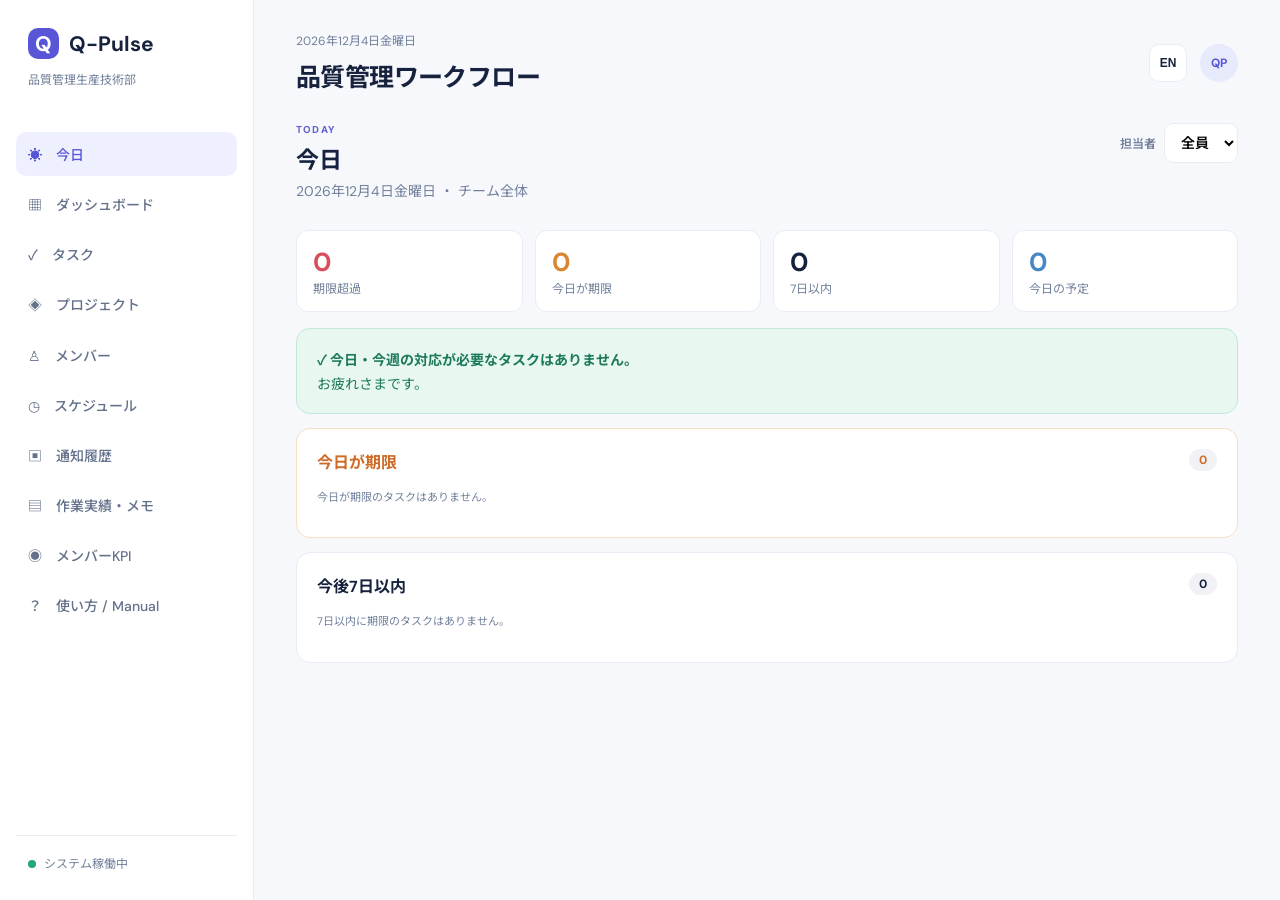
<file: index.html>
<!doctype html>
<html lang="ja"><head><meta charset="utf-8"><meta name="viewport" content="width=device-width,initial-scale=1">
<title>Q-Pulse | 品質管理生産技術部</title><link rel="preconnect" href="https://fonts.googleapis.com"><link rel="preconnect" href="https://fonts.gstatic.com" crossorigin><link href="https://fonts.googleapis.com/css2?family=DM+Sans:wght@400;500;600;700&family=Noto+Sans+JP:wght@400;500;600;700&display=swap" rel="stylesheet"><link rel="stylesheet" href="styles.css?v=workflow20261012"></head>
<body><aside class="sidebar"><div class="brand"><span class="brand-mark">Q</span><span>Q-Pulse</span></div><p class="dept">品質管理生産技術部</p><nav>
<button class="nav-item active" data-view="mytoday">☀　今日</button><button class="nav-item" data-view="dashboard">▦　ダッシュボード</button><button class="nav-item" data-view="tasks">✓　タスク</button><button class="nav-item" data-view="projects">◈　プロジェクト</button><button class="nav-item" data-view="members">♙　メンバー</button><button class="nav-item" data-view="schedule">◷　スケジュール</button><button class="nav-item" data-view="alerts">▣　通知履歴</button><button class="nav-item" data-view="reports">▤　作業実績・メモ</button><button class="nav-item" data-view="kpi">◉　メンバーKPI</button><button class="nav-item" id="openManual" type="button">？　使い方 / Manual</button></nav><div class="sidebar-bottom"><span class="online-dot"></span>システム稼働中</div></aside>
<main><header><div><p class="eyebrow" id="today"></p><h1>品質管理ワークフロー</h1></div><div class="header-actions"><button class="language" id="languageToggle" type="button">EN</button><div class="avatar">QP</div></div></header>
<section id="mytoday" class="view active"><div class="view-title"><div><span class="section-kicker">TODAY</span><h2>今日</h2><p id="todayDate"></p></div><div class="today-picker"><label for="todayPerson">担当者</label><select id="todayPerson"></select></div></div><div id="todayStats" class="today-stats"></div><div id="todayBody"></div></section>
<section id="dashboard" class="view"><div class="hero"><div><span class="pill">本日の重点項目</span><h2>品質を守り、改善を前へ。</h2><p>優先度・期限・作業負荷を一画面で確認できます。</p></div><div><button class="secondary" type="button" data-direct-new="task" onclick="window.openQpForm && window.openQpForm('task')">＋ 新規タスク</button> <button class="primary" data-new="emergency">⚠ 緊急対応</button></div></div>
<div id="alertPanel"></div><div class="metrics"><article><div class="metric-top">未完了タスク <span class="metric-icon indigo">✓</span></div><strong id="openTaskCount">0</strong><small>現在対応中の作業</small></article><article><div class="metric-top">今週の期限 <span class="metric-icon orange">◷</span></div><strong id="dueCount">0</strong><small class="orange-text">期限を確認</small></article><article><div class="metric-top">プロジェクト健全性 <span class="metric-icon green">↗</span></div><strong>要確認</strong><small>「要注意」を優先確認</small></article><article><div class="metric-top">メンバー <span class="metric-icon blue">♙</span></div><strong id="memberCount">—</strong><small>稼働中メンバー</small></article></div>
<div class="dashboard-grid"><article class="panel task-panel"><div class="panel-head"><div><h3>優先タスク</h3><p>今日の優先順位</p></div><button class="text-btn" data-view="tasks">すべて見る</button></div><div id="priorityTaskList" class="task-list"></div></article><article class="panel heatmap-panel"><div class="panel-head"><div><h3>作業負荷ヒートマップ</h3><p>予定工数 / 週の容量</p></div></div><div id="heatmap" class="heatmap"></div><div class="legend"><span>低</span><i class="l1"></i><i class="l2"></i><i class="l3"></i><i class="l4"></i><span>高</span></div></article><article class="panel workload-panel"><div class="panel-head"><div><h3>メンバー別作業負荷</h3><p>未完了タスクの予定工数 / 週の容量</p></div><button class="text-btn" id="downloadWorkload">↓ CSV</button></div><div id="workloadList" class="workload-list"></div></article><article class="panel project-panel"><div class="panel-head"><div><h3>プロジェクト進捗</h3><p>期限とリスクの確認</p></div><button class="text-btn" data-view="projects">すべて見る</button></div><div id="projectList"></div></article><article class="panel report-panel"><div class="panel-head"><div><h3>進捗メモ</h3><p>必要な時だけ記録</p></div></div><p class="muted">毎日提出は不要です。実績工数と作業内容を、必要な時だけ記録できます。</p><button class="primary small" id="saveReport">＋ 実績を記録</button></article></div></section>
<section id="tasks" class="view"><div class="view-title"><div><h2>タスク</h2><p>通常作業と緊急対応を一元管理</p></div><button class="primary" type="button" data-direct-new="task" onclick="window.openQpForm && window.openQpForm('task')">＋ 新規タスク</button></div><div class="filter-row"><input id="taskSearch" placeholder="タスクを検索"><select id="statusFilter"><option value="">すべての状態</option><option value="Not Started">未着手</option><option value="In Progress">進行中</option><option value="Done">完了</option></select></div><div class="panel table-wrap"><table><thead><tr><th>タスク名</th><th>プロジェクト</th><th>PIC</th><th>期限 / 工数</th><th>優先度</th><th>状態</th><th>操作</th></tr></thead><tbody id="taskTable"></tbody></table></div></section>
<section id="projects" class="view"><div class="view-title"><div><h2>プロジェクト</h2><p>改善活動・新規立上げの進捗</p></div><div class="report-actions"><button class="secondary small" id="projectReportBtn" type="button">↓ 報告CSV</button><button class="secondary small" data-print type="button">🖨 印刷 / PDF</button><button class="primary" data-new="project">＋ 新規プロジェクト</button></div></div><div id="projectCards" class="project-cards"></div></section>
<section id="members" class="view"><div class="view-title"><div><h2>メンバー</h2><p>役割、週の容量、作業負荷を管理</p></div><button class="primary" data-new="member">＋ メンバー追加</button></div><div class="panel table-wrap"><table><thead><tr><th>氏名 / メール</th><th>役割</th><th>週の容量</th><th>予定工数</th><th>負荷</th><th>操作</th></tr></thead><tbody id="memberTable"></tbody></table></div></section>
<section id="schedule" class="view"><div class="view-title"><div><h2>スケジュール</h2><p>タスク期限・プロジェクト期限・予定を月表示で確認（日付をクリックで詳細）</p></div><div class="report-actions"><button class="primary" type="button" data-add-event>＋ 予定を追加</button></div></div><article class="panel cal-panel"><div class="cal-head"><button type="button" id="calPrev" aria-label="前の月">‹</button><h3 id="calTitle"></h3><button type="button" id="calNext" aria-label="次の月">›</button><button class="secondary small" type="button" id="calToday">今日</button><div class="cal-filters"><label><input type="checkbox" data-calf="event" checked> 予定</label><label><input type="checkbox" data-calf="task" checked> タスク期限</label><label><input type="checkbox" data-calf="project" checked> プロジェクト期限</label></div></div><div class="cal-week"><span>日</span><span>月</span><span>火</span><span>水</span><span>木</span><span>金</span><span>土</span></div><div id="calGrid" class="cal-grid"></div></article></section>
<section id="alerts" class="view"><div class="view-title"><div><h2>通知履歴</h2><p>最新50件の送信結果を確認できます。</p></div></div><div class="panel table-wrap"><table><thead><tr><th>日時</th><th>種類</th><th>対象</th><th>送信先</th><th>結果</th><th>内容</th></tr></thead><tbody id="alertTable"></tbody></table></div></section><section id="reports" class="view"><div class="view-title"><div><span class="section-kicker">OPTIONAL UPDATE</span><h2>作業実績・メモ</h2><p>重要な進捗・問題・判断だけを、必要な時に残します。</p></div><div class="report-actions"><button class="secondary small" id="downloadReport">↓ CSVダウンロード</button><button class="primary" data-new="report">＋ 実績を記録</button></div></div><div class="report-brief"><div><b>毎日提出は不要です</b><span>作業した時、または進捗・リスクが変わった時だけ記録してください。</span></div><button class="soft-btn" data-view="kpi">メンバーKPIを見る　→</button></div><article class="panel table-wrap report-table"><table><thead><tr><th>作業日</th><th>担当者</th><th>関連タスク</th><th>実績工数</th><th>作業内容・問題</th></tr></thead><tbody id="reportTable"></tbody></table></article></section>
<section id="kpi" class="view"><div class="view-title"><div><span class="section-kicker">TEAM PERFORMANCE</span><h2>メンバーKPI</h2><p>量だけでなく、期限・進捗・品質改善をバランスよく確認します。</p></div><div class="report-actions"><button class="secondary small" id="memberReportBtn" type="button">↓ メンバー報告CSV</button><button class="secondary small" data-print type="button">🖨 印刷 / PDF</button><button class="primary" data-new="report">＋ 実績を記録</button></div></div><div class="kpi-note"><span>◎</span><p><b>評価の見方：</b>完了数だけで判断せず、期限遵守・対応した問題・プロジェクトへの貢献を合わせて確認します。</p></div><div id="kpiCards" class="kpi-cards"></div></section>
</main>
<dialog id="detailModal" style="width:min(780px,calc(100% - 30px))"><div class="modal-head"><h2 id="detailTitle"></h2><button class="close" type="button" onclick="this.closest('dialog').close()">×</button></div><div id="detailBody" style="padding:6px 22px 22px"></div></dialog><dialog id="entryModal"><form id="entryForm"><div class="modal-head"><h2 id="modalTitle">新規登録</h2><button class="close" type="button" id="cancelBtn">×</button></div><div id="modalFields"></div><div class="modal-actions"><button class="secondary" type="button" id="cancelBtn2">キャンセル</button><button class="primary" type="submit">保存</button></div></form></dialog><div id="toast" role="status"></div><script src="app.js?v=actual20261012"></script></body></html>
</file>
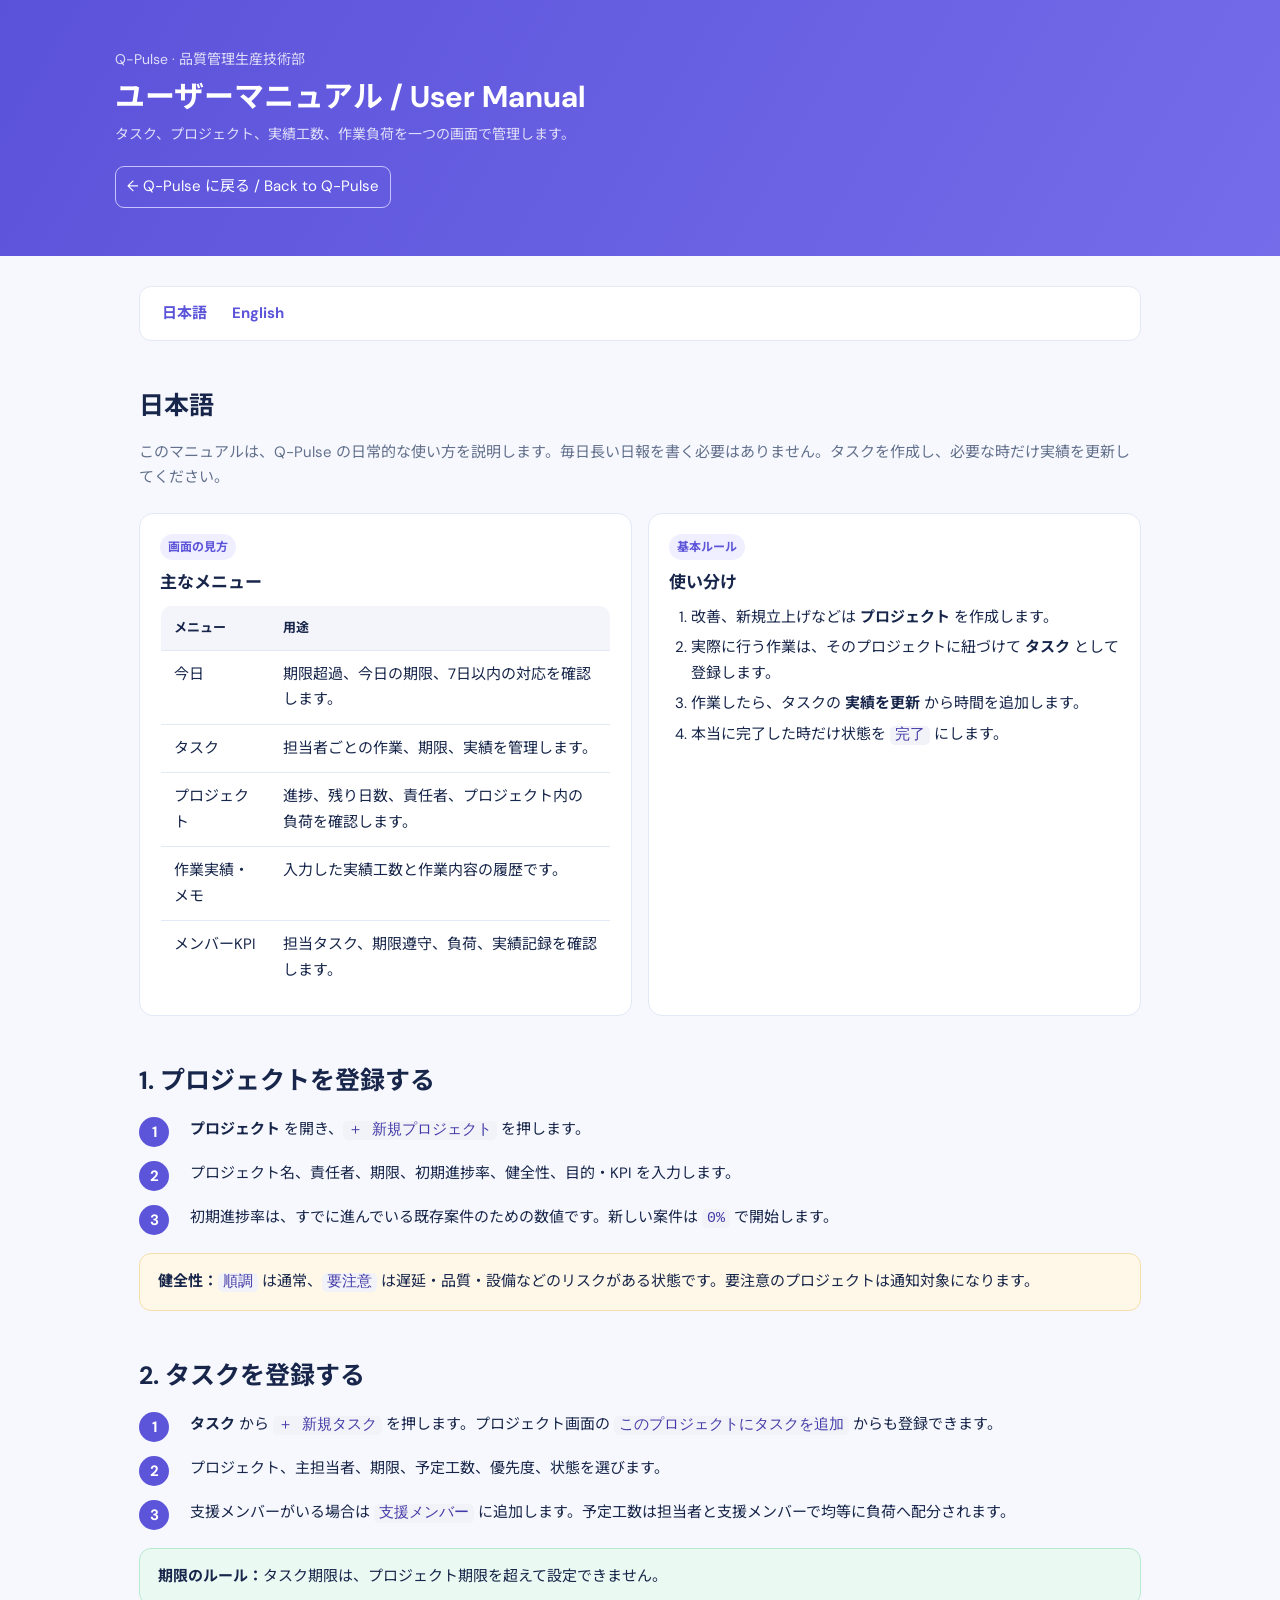
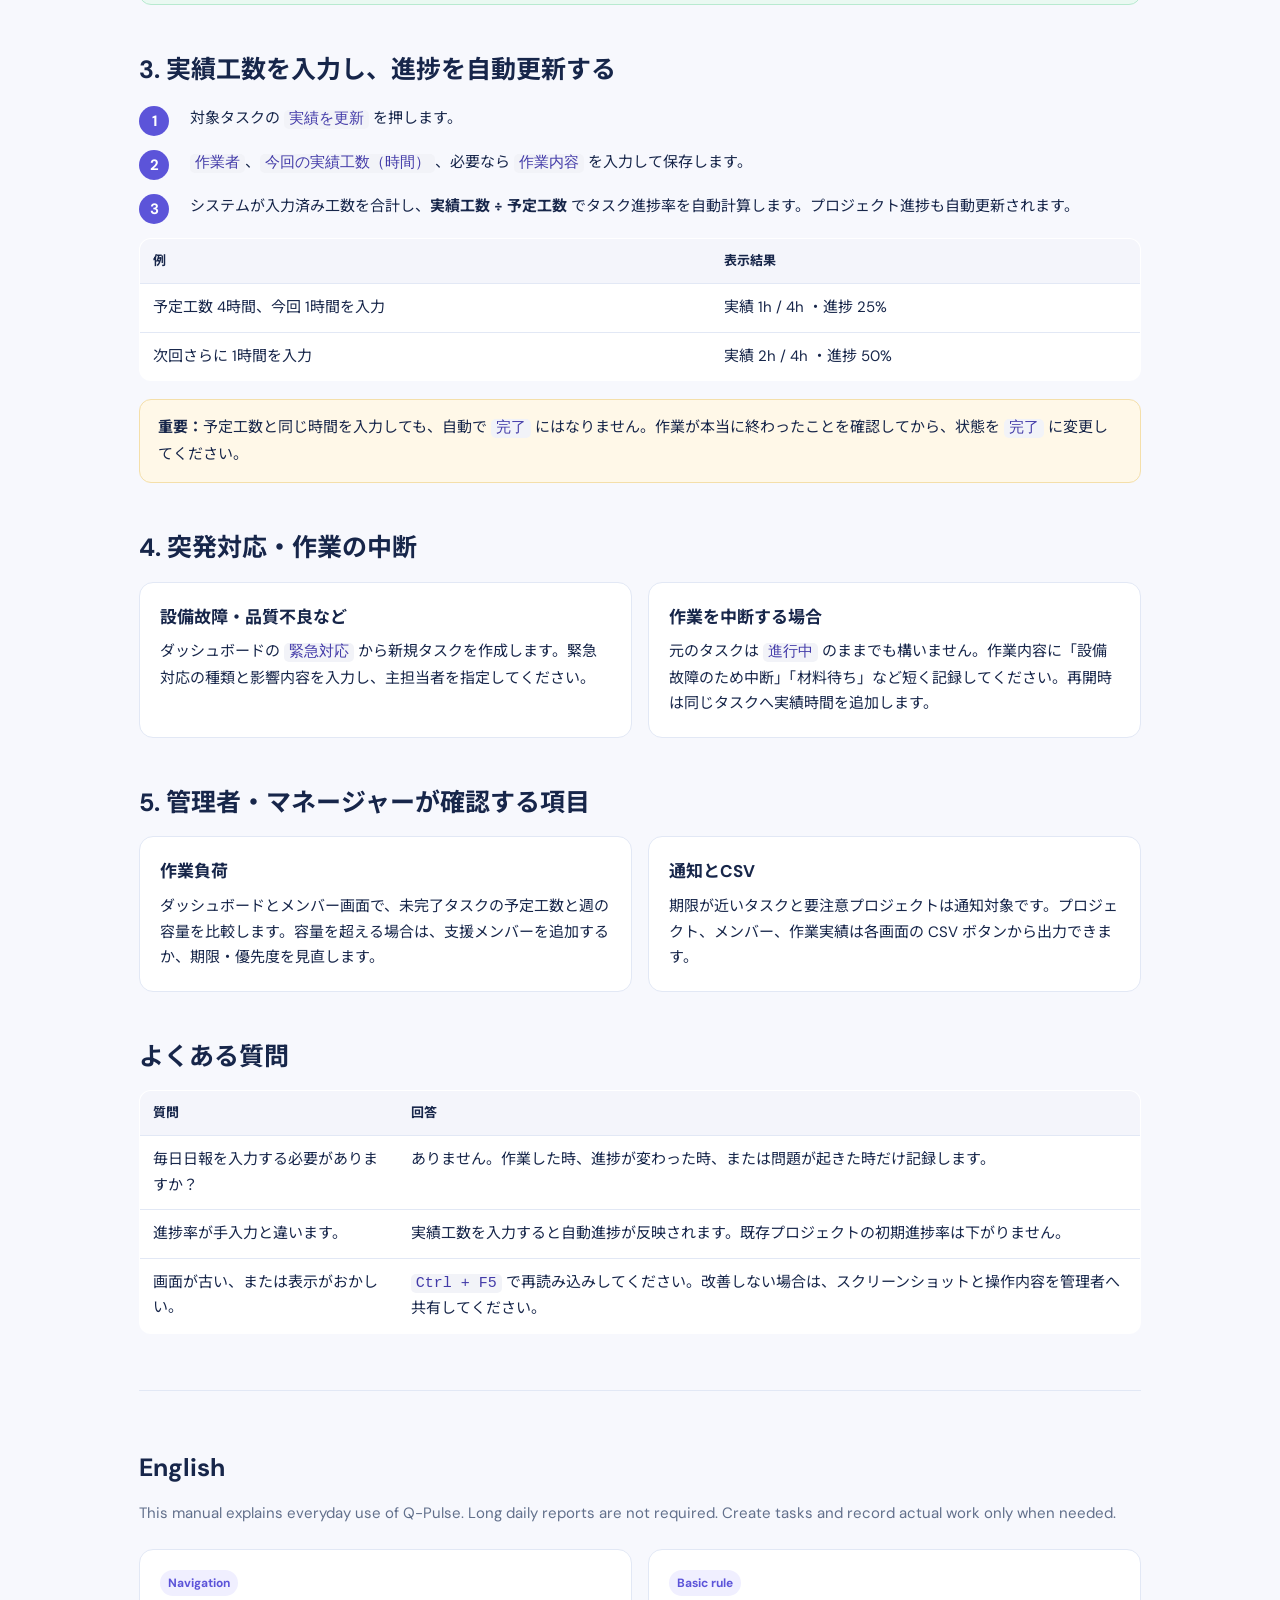
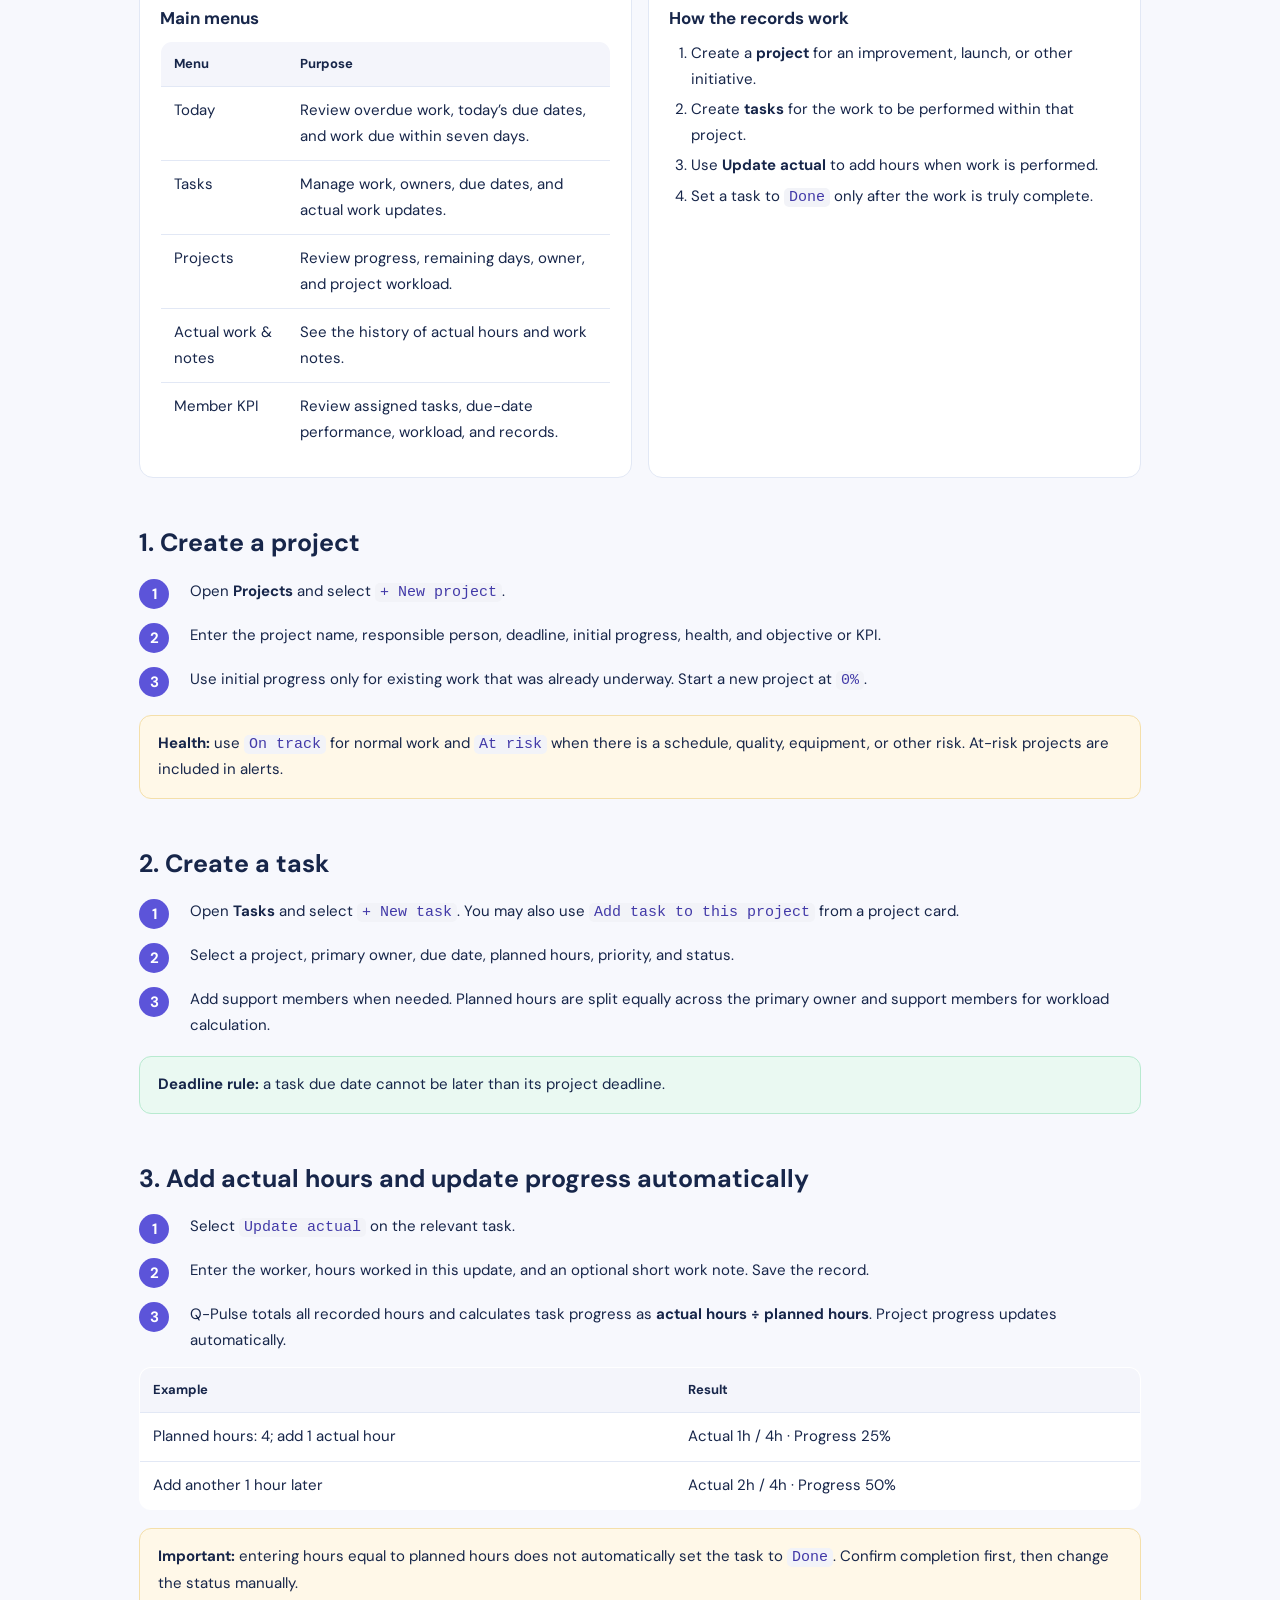
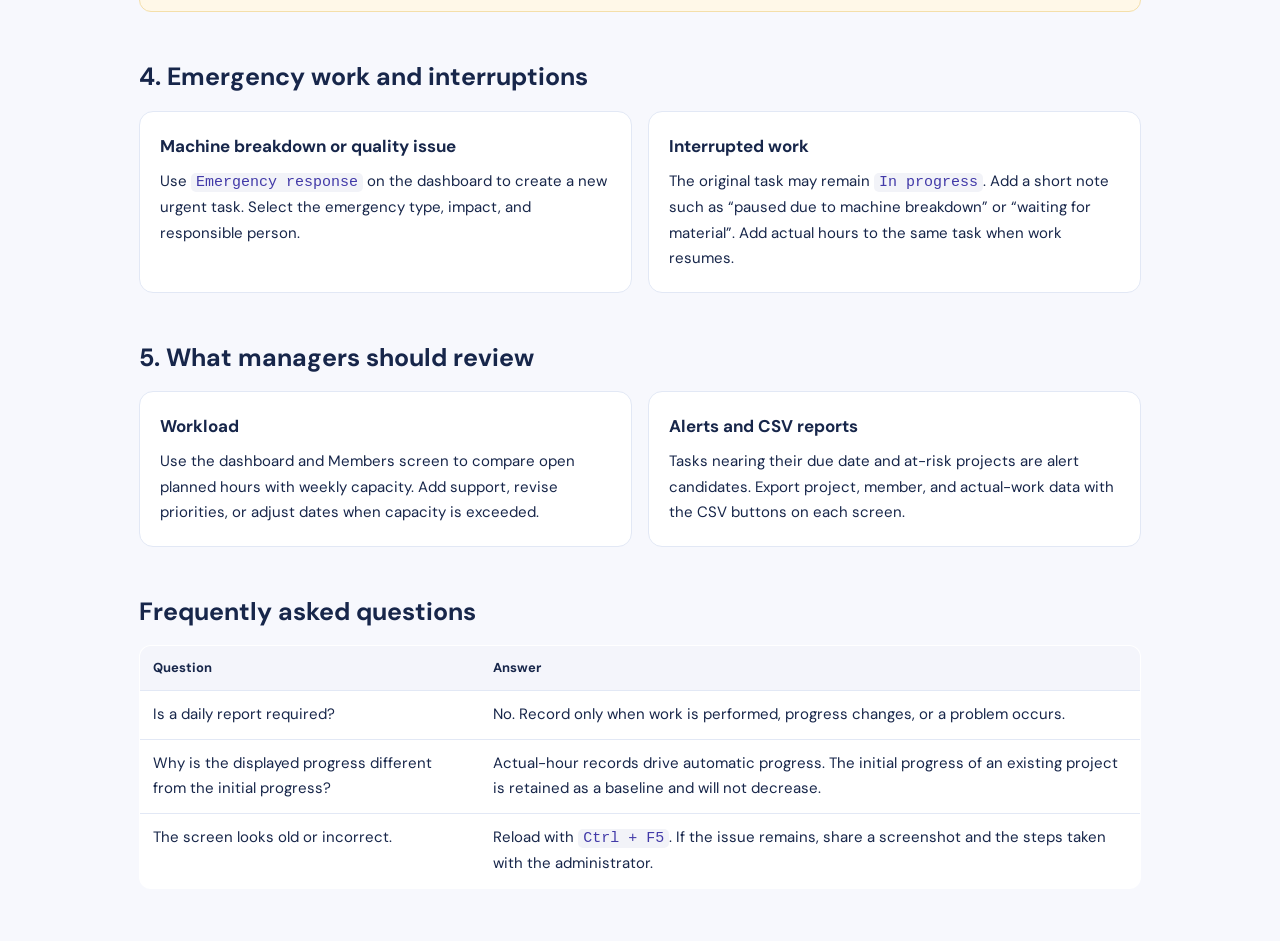
<file: manual.html>
<!doctype html>
<html lang="ja">
<head>
<meta charset="utf-8">
<meta name="viewport" content="width=device-width,initial-scale=1">
<title>Q-Pulse User Manual | ユーザーマニュアル</title>
<link rel="preconnect" href="https://fonts.googleapis.com">
<link rel="preconnect" href="https://fonts.gstatic.com" crossorigin>
<link href="https://fonts.googleapis.com/css2?family=DM+Sans:wght@400;500;600;700&family=Noto+Sans+JP:wght@400;500;600;700&display=swap" rel="stylesheet">
<style>
:root{--ink:#17264a;--muted:#62708c;--line:#e2e8f5;--brand:#5c54d9;--bg:#f7f8fd;--soft:#f0efff;--green:#eaf9f2;--amber:#fff8e8}
*{box-sizing:border-box}body{margin:0;background:var(--bg);color:var(--ink);font:15px/1.7 "DM Sans","Noto Sans JP",sans-serif}header{background:linear-gradient(120deg,#5b52da,#746ce9);color:#fff;padding:48px max(24px,calc((100% - 1050px)/2));}header p{margin:0 0 5px;opacity:.8;font-size:14px}h1{font-size:30px;margin:0 0 6px;line-height:1.35}header a{color:#fff;text-decoration:none;border:1px solid #c7c3ff;border-radius:9px;padding:7px 11px;display:inline-block;margin-top:14px}.wrap{max-width:1050px;margin:0 auto;padding:30px 24px 60px}.switch{position:sticky;top:0;z-index:2;background:#ffffffeb;backdrop-filter:blur(8px);border:1px solid var(--line);border-radius:12px;padding:10px 14px;margin-bottom:24px;display:flex;gap:9px}.switch a{color:var(--brand);font-weight:700;text-decoration:none;padding:4px 8px}.section-title{margin:44px 0 12px;font-size:25px}.lead{color:var(--muted);margin:0 0 22px}.grid{display:grid;grid-template-columns:repeat(2,minmax(0,1fr));gap:16px}.card{background:#fff;border:1px solid var(--line);border-radius:14px;padding:20px}.card h3{font-size:17px;margin:0 0 8px}.card p,.card ol{margin:0}.card ol{padding-left:22px}.card li+li{margin-top:5px}.tag{font-size:12px;font-weight:700;color:var(--brand);background:var(--soft);border-radius:99px;padding:3px 8px;display:inline-block;margin-bottom:8px}.note{background:var(--amber);border:1px solid #f4dfaa;border-radius:12px;padding:15px 18px;margin-top:18px}.ok{background:var(--green);border:1px solid #b8ead0;border-radius:12px;padding:15px 18px;margin-top:18px}.step{display:grid;grid-template-columns:38px 1fr;gap:13px;align-items:start;margin:14px 0}.num{width:30px;height:30px;border-radius:50%;background:var(--brand);color:#fff;text-align:center;line-height:30px;font-weight:700}table{width:100%;border-collapse:collapse;background:#fff;border:1px solid var(--line);border-radius:12px;overflow:hidden}th,td{padding:11px 13px;border-bottom:1px solid var(--line);vertical-align:top;text-align:left}th{background:#f4f5fb;font-size:13px}tr:last-child td{border-bottom:0}code{background:#f2f3f8;border-radius:5px;padding:1px 5px;color:#423aa8}.rule{height:1px;background:var(--line);margin:56px 0}@media(max-width:700px){header{padding:32px 20px}.wrap{padding:20px 15px 45px}.grid{grid-template-columns:1fr}h1{font-size:25px}.section-title{font-size:22px}table{font-size:13px}}
</style>
</head>
<body>
<header>
  <p>Q-Pulse · 品質管理生産技術部</p>
  <h1>ユーザーマニュアル / User Manual</h1>
  <p>タスク、プロジェクト、実績工数、作業負荷を一つの画面で管理します。</p>
  <a href="./index.html">← Q-Pulse に戻る / Back to Q-Pulse</a>
</header>
<main class="wrap">
<nav class="switch"><a href="#ja">日本語</a><a href="#en">English</a></nav>

<section id="ja" lang="ja">
<h2 class="section-title">日本語</h2>
<p class="lead">このマニュアルは、Q-Pulse の日常的な使い方を説明します。毎日長い日報を書く必要はありません。タスクを作成し、必要な時だけ実績を更新してください。</p>
<div class="grid">
<article class="card"><span class="tag">画面の見方</span><h3>主なメニュー</h3><table><tr><th>メニュー</th><th>用途</th></tr><tr><td>今日</td><td>期限超過、今日の期限、7日以内の対応を確認します。</td></tr><tr><td>タスク</td><td>担当者ごとの作業、期限、実績を管理します。</td></tr><tr><td>プロジェクト</td><td>進捗、残り日数、責任者、プロジェクト内の負荷を確認します。</td></tr><tr><td>作業実績・メモ</td><td>入力した実績工数と作業内容の履歴です。</td></tr><tr><td>メンバーKPI</td><td>担当タスク、期限遵守、負荷、実績記録を確認します。</td></tr></table></article>
<article class="card"><span class="tag">基本ルール</span><h3>使い分け</h3><ol><li>改善、新規立上げなどは <b>プロジェクト</b> を作成します。</li><li>実際に行う作業は、そのプロジェクトに紐づけて <b>タスク</b> として登録します。</li><li>作業したら、タスクの <b>実績を更新</b> から時間を追加します。</li><li>本当に完了した時だけ状態を <code>完了</code> にします。</li></ol></article>
</div>

<h3 class="section-title">1. プロジェクトを登録する</h3>
<div class="step"><span class="num">1</span><div><b>プロジェクト</b> を開き、<code>＋ 新規プロジェクト</code> を押します。</div></div>
<div class="step"><span class="num">2</span><div>プロジェクト名、責任者、期限、初期進捗率、健全性、目的・KPI を入力します。</div></div>
<div class="step"><span class="num">3</span><div>初期進捗率は、すでに進んでいる既存案件のための数値です。新しい案件は <code>0%</code> で開始します。</div></div>
<div class="note"><b>健全性：</b><code>順調</code> は通常、<code>要注意</code> は遅延・品質・設備などのリスクがある状態です。要注意のプロジェクトは通知対象になります。</div>

<h3 class="section-title">2. タスクを登録する</h3>
<div class="step"><span class="num">1</span><div><b>タスク</b> から <code>＋ 新規タスク</code> を押します。プロジェクト画面の <code>このプロジェクトにタスクを追加</code> からも登録できます。</div></div>
<div class="step"><span class="num">2</span><div>プロジェクト、主担当者、期限、予定工数、優先度、状態を選びます。</div></div>
<div class="step"><span class="num">3</span><div>支援メンバーがいる場合は <code>支援メンバー</code> に追加します。予定工数は担当者と支援メンバーで均等に負荷へ配分されます。</div></div>
<div class="ok"><b>期限のルール：</b>タスク期限は、プロジェクト期限を超えて設定できません。</div>

<h3 class="section-title">3. 実績工数を入力し、進捗を自動更新する</h3>
<div class="step"><span class="num">1</span><div>対象タスクの <code>実績を更新</code> を押します。</div></div>
<div class="step"><span class="num">2</span><div><code>作業者</code>、<code>今回の実績工数（時間）</code>、必要なら <code>作業内容</code> を入力して保存します。</div></div>
<div class="step"><span class="num">3</span><div>システムが入力済み工数を合計し、<b>実績工数 ÷ 予定工数</b> でタスク進捗率を自動計算します。プロジェクト進捗も自動更新されます。</div></div>
<table><tr><th>例</th><th>表示結果</th></tr><tr><td>予定工数 4時間、今回 1時間を入力</td><td>実績 1h / 4h ・進捗 25%</td></tr><tr><td>次回さらに 1時間を入力</td><td>実績 2h / 4h ・進捗 50%</td></tr></table>
<div class="note"><b>重要：</b>予定工数と同じ時間を入力しても、自動で <code>完了</code> にはなりません。作業が本当に終わったことを確認してから、状態を <code>完了</code> に変更してください。</div>

<h3 class="section-title">4. 突発対応・作業の中断</h3>
<div class="grid"><article class="card"><h3>設備故障・品質不良など</h3><p>ダッシュボードの <code>緊急対応</code> から新規タスクを作成します。緊急対応の種類と影響内容を入力し、主担当者を指定してください。</p></article><article class="card"><h3>作業を中断する場合</h3><p>元のタスクは <code>進行中</code> のままでも構いません。作業内容に「設備故障のため中断」「材料待ち」など短く記録してください。再開時は同じタスクへ実績時間を追加します。</p></article></div>

<h3 class="section-title">5. 管理者・マネージャーが確認する項目</h3>
<div class="grid"><article class="card"><h3>作業負荷</h3><p>ダッシュボードとメンバー画面で、未完了タスクの予定工数と週の容量を比較します。容量を超える場合は、支援メンバーを追加するか、期限・優先度を見直します。</p></article><article class="card"><h3>通知とCSV</h3><p>期限が近いタスクと要注意プロジェクトは通知対象です。プロジェクト、メンバー、作業実績は各画面の CSV ボタンから出力できます。</p></article></div>

<h3 class="section-title">よくある質問</h3>
<table><tr><th>質問</th><th>回答</th></tr><tr><td>毎日日報を入力する必要がありますか？</td><td>ありません。作業した時、進捗が変わった時、または問題が起きた時だけ記録します。</td></tr><tr><td>進捗率が手入力と違います。</td><td>実績工数を入力すると自動進捗が反映されます。既存プロジェクトの初期進捗率は下がりません。</td></tr><tr><td>画面が古い、または表示がおかしい。</td><td><code>Ctrl + F5</code> で再読み込みしてください。改善しない場合は、スクリーンショットと操作内容を管理者へ共有してください。</td></tr></table>
</section>

<div class="rule"></div>

<section id="en" lang="en">
<h2 class="section-title">English</h2>
<p class="lead">This manual explains everyday use of Q-Pulse. Long daily reports are not required. Create tasks and record actual work only when needed.</p>
<div class="grid">
<article class="card"><span class="tag">Navigation</span><h3>Main menus</h3><table><tr><th>Menu</th><th>Purpose</th></tr><tr><td>Today</td><td>Review overdue work, today’s due dates, and work due within seven days.</td></tr><tr><td>Tasks</td><td>Manage work, owners, due dates, and actual work updates.</td></tr><tr><td>Projects</td><td>Review progress, remaining days, owner, and project workload.</td></tr><tr><td>Actual work & notes</td><td>See the history of actual hours and work notes.</td></tr><tr><td>Member KPI</td><td>Review assigned tasks, due-date performance, workload, and records.</td></tr></table></article>
<article class="card"><span class="tag">Basic rule</span><h3>How the records work</h3><ol><li>Create a <b>project</b> for an improvement, launch, or other initiative.</li><li>Create <b>tasks</b> for the work to be performed within that project.</li><li>Use <b>Update actual</b> to add hours when work is performed.</li><li>Set a task to <code>Done</code> only after the work is truly complete.</li></ol></article>
</div>

<h3 class="section-title">1. Create a project</h3>
<div class="step"><span class="num">1</span><div>Open <b>Projects</b> and select <code>+ New project</code>.</div></div>
<div class="step"><span class="num">2</span><div>Enter the project name, responsible person, deadline, initial progress, health, and objective or KPI.</div></div>
<div class="step"><span class="num">3</span><div>Use initial progress only for existing work that was already underway. Start a new project at <code>0%</code>.</div></div>
<div class="note"><b>Health:</b> use <code>On track</code> for normal work and <code>At risk</code> when there is a schedule, quality, equipment, or other risk. At-risk projects are included in alerts.</div>

<h3 class="section-title">2. Create a task</h3>
<div class="step"><span class="num">1</span><div>Open <b>Tasks</b> and select <code>+ New task</code>. You may also use <code>Add task to this project</code> from a project card.</div></div>
<div class="step"><span class="num">2</span><div>Select a project, primary owner, due date, planned hours, priority, and status.</div></div>
<div class="step"><span class="num">3</span><div>Add support members when needed. Planned hours are split equally across the primary owner and support members for workload calculation.</div></div>
<div class="ok"><b>Deadline rule:</b> a task due date cannot be later than its project deadline.</div>

<h3 class="section-title">3. Add actual hours and update progress automatically</h3>
<div class="step"><span class="num">1</span><div>Select <code>Update actual</code> on the relevant task.</div></div>
<div class="step"><span class="num">2</span><div>Enter the worker, hours worked in this update, and an optional short work note. Save the record.</div></div>
<div class="step"><span class="num">3</span><div>Q-Pulse totals all recorded hours and calculates task progress as <b>actual hours ÷ planned hours</b>. Project progress updates automatically.</div></div>
<table><tr><th>Example</th><th>Result</th></tr><tr><td>Planned hours: 4; add 1 actual hour</td><td>Actual 1h / 4h · Progress 25%</td></tr><tr><td>Add another 1 hour later</td><td>Actual 2h / 4h · Progress 50%</td></tr></table>
<div class="note"><b>Important:</b> entering hours equal to planned hours does not automatically set the task to <code>Done</code>. Confirm completion first, then change the status manually.</div>

<h3 class="section-title">4. Emergency work and interruptions</h3>
<div class="grid"><article class="card"><h3>Machine breakdown or quality issue</h3><p>Use <code>Emergency response</code> on the dashboard to create a new urgent task. Select the emergency type, impact, and responsible person.</p></article><article class="card"><h3>Interrupted work</h3><p>The original task may remain <code>In progress</code>. Add a short note such as “paused due to machine breakdown” or “waiting for material”. Add actual hours to the same task when work resumes.</p></article></div>

<h3 class="section-title">5. What managers should review</h3>
<div class="grid"><article class="card"><h3>Workload</h3><p>Use the dashboard and Members screen to compare open planned hours with weekly capacity. Add support, revise priorities, or adjust dates when capacity is exceeded.</p></article><article class="card"><h3>Alerts and CSV reports</h3><p>Tasks nearing their due date and at-risk projects are alert candidates. Export project, member, and actual-work data with the CSV buttons on each screen.</p></article></div>

<h3 class="section-title">Frequently asked questions</h3>
<table><tr><th>Question</th><th>Answer</th></tr><tr><td>Is a daily report required?</td><td>No. Record only when work is performed, progress changes, or a problem occurs.</td></tr><tr><td>Why is the displayed progress different from the initial progress?</td><td>Actual-hour records drive automatic progress. The initial progress of an existing project is retained as a baseline and will not decrease.</td></tr><tr><td>The screen looks old or incorrect.</td><td>Reload with <code>Ctrl + F5</code>. If the issue remains, share a screenshot and the steps taken with the administrator.</td></tr></table>
</section>
</main>
</body>
</html>
</file>
<file: styles.css>
:root{--ink:#17233e;--muted:#71809b;--line:#e8edf5;--bg:#f7f8fc;--indigo:#5856d6;--indigo-soft:#eeefff;--orange:#ef9b4d;--green:#28a77a;--blue:#4f9bdc}*{box-sizing:border-box}body{margin:0;background:var(--bg);color:var(--ink);font-family:"DM Sans","Noto Sans JP",sans-serif;font-size:14px}.sidebar{width:254px;position:fixed;inset:0 auto 0 0;background:#fff;border-right:1px solid var(--line);padding:28px 16px;display:flex;flex-direction:column}.brand{display:flex;align-items:center;gap:10px;font-size:21px;font-weight:700;padding:0 12px}.brand-mark{width:31px;height:31px;display:grid;place-items:center;background:var(--indigo);color:#fff;border-radius:10px;font-weight:700}.dept{color:var(--muted);font-size:12px;margin:12px}.sidebar nav{display:grid;gap:6px;margin-top:30px}.nav-item{border:0;background:transparent;color:#64718b;text-align:left;padding:12px;border-radius:10px;font:inherit;font-weight:500;cursor:pointer;display:flex;gap:14px;align-items:center}.nav-item:hover,.nav-item.active{background:var(--indigo-soft);color:var(--indigo)}.nav-item span:first-child{font-size:18px;width:18px;text-align:center}.sidebar-bottom{margin-top:auto;border-top:1px solid var(--line);padding:18px 12px 0;color:var(--muted);font-size:12px}.online-dot{width:8px;height:8px;border-radius:50%;background:var(--green);display:inline-block;margin-right:8px}main{margin-left:254px;padding:32px 42px 55px;max-width:1640px}header{display:flex;align-items:center;justify-content:space-between;margin-bottom:29px}.eyebrow{color:var(--muted);margin:0 0 6px;font-size:12px}h1{font-size:25px;margin:0;letter-spacing:-.6px}h2{margin:0;font-size:23px;letter-spacing:-.5px}h3{font-size:16px;margin:0}p{line-height:1.6}.header-actions{display:flex;align-items:center;gap:13px}.language,.icon-btn{border:1px solid var(--line);background:#fff;border-radius:10px;height:38px;min-width:38px;color:var(--ink);cursor:pointer}.language{font-size:12px;font-weight:700}.icon-btn{font-size:20px;position:relative}.icon-btn i{position:absolute;background:#fa5f63;width:6px;height:6px;border-radius:50%;right:10px;top:9px}.avatar{height:38px;width:38px;background:#e6eafb;color:var(--indigo);display:grid;place-items:center;border-radius:50%;font-size:12px;font-weight:700}.view{display:none}.view.active{display:block}.hero{min-height:155px;background:linear-gradient(105deg,#4948bf,#6662d9);padding:28px 31px;border-radius:16px;color:#fff;display:flex;justify-content:space-between;align-items:center;margin-bottom:20px;overflow:hidden;position:relative}.hero:after{content:"";position:absolute;width:310px;height:310px;border:50px solid #fff2;border-radius:50%;right:-100px;bottom:-220px}.hero h2{font-size:23px;margin:9px 0 3px}.hero p{margin:0;color:#e6e5ff}.pill{font-size:10px;letter-spacing:1px;font-weight:700;color:var(--indigo);background:var(--indigo-soft);padding:5px 8px;border-radius:5px}.hero .pill{background:#fff2;color:#fff}.primary,.secondary{font:inherit;font-weight:600;border:0;border-radius:9px;padding:11px 16px;cursor:pointer;white-space:nowrap}.primary{background:var(--indigo);color:white}.hero .primary{background:white;color:var(--indigo);z-index:1}.secondary{background:#f1f3f8;color:#44516a}.small{padding:9px 13px;font-size:12px}.metrics{display:grid;grid-template-columns:repeat(4,1fr);gap:16px;margin-bottom:20px}.metrics article,.panel{background:#fff;border:1px solid var(--line);border-radius:14px}.metrics article{padding:17px 19px;min-height:128px}.metric-top{display:flex;align-items:center;justify-content:space-between;color:var(--muted);font-size:12px}.metric-icon{height:28px;width:28px;border-radius:8px;display:grid;place-items:center;font-weight:700}.metric-icon.indigo{background:var(--indigo-soft);color:var(--indigo)}.metric-icon.orange{background:#fff1e3;color:var(--orange)}.metric-icon.green{background:#e8f8f1;color:var(--green)}.metric-icon.blue{background:#e8f4ff;color:var(--blue)}.metrics strong{font-size:28px;display:block;margin:13px 0 5px}.metrics small{color:var(--muted);font-size:11px}.metrics b{color:var(--green)}.orange-text{color:var(--orange)!important}.green-text{color:var(--green)!important}.dashboard-grid{display:grid;grid-template-columns:1.1fr .9fr;gap:20px}.panel{padding:20px}.panel-head{display:flex;justify-content:space-between;align-items:flex-start;margin-bottom:16px}.panel-head p{margin:3px 0 0;color:var(--muted);font-size:12px}.text-btn{border:0;background:transparent;color:var(--indigo);font:inherit;font-size:12px;font-weight:600;cursor:pointer}.task-list{display:grid;gap:7px}.task-row{display:grid;grid-template-columns:7px 1fr auto;gap:11px;align-items:center;padding:10px 0;border-bottom:1px solid #f0f2f7}.task-row:last-child{border:0}.task-bar{height:30px;border-radius:4px;background:var(--orange)}.task-bar.high{background:#e65d69}.task-row strong{display:block;font-size:13px;font-weight:600}.task-row small{color:var(--muted);font-size:11px}.badge{font-size:10px;padding:4px 7px;border-radius:5px;font-weight:600}.badge.high{background:#fff0f1;color:#d94e5d}.badge.medium{background:#fff5e8;color:#d9862f}.badge.low{background:#e8f8f1;color:#248d69}.heatmap{display:grid;grid-template-columns:82px repeat(5,1fr);gap:8px;align-items:center;font-size:11px}.heatmap span{color:var(--muted)}.heatmap i{height:26px;border-radius:5px;background:#edf0f8}.heatmap i.l1{background:#e7e8fb}.heatmap i.l2{background:#c7c7f5}.heatmap i.l3{background:#938fe9}.heatmap i.l4{background:#5a58cf}.legend{margin-top:16px;display:flex;justify-content:flex-end;gap:4px;align-items:center;color:var(--muted);font-size:10px}.legend i{height:10px;width:10px;border-radius:2px}.project-item{padding:10px 0;border-bottom:1px solid #f0f2f7}.project-item:last-child{border:0}.project-meta{display:flex;justify-content:space-between;font-size:12px}.project-meta small{color:var(--muted)}.progress{height:6px;background:#eff1f6;border-radius:6px;overflow:hidden;margin:9px 0}.progress span{display:block;height:100%;background:var(--indigo);border-radius:6px}.project-item.danger .progress span{background:#ed8189}.project-item.danger b{color:#d95260}textarea,input,select{font:inherit;border:1px solid var(--line);border-radius:9px;outline:none}textarea:focus,input:focus,select:focus{border-color:#9997e7;box-shadow:0 0 0 3px #5856d618}textarea{width:100%;min-height:101px;resize:vertical;padding:12px;line-height:1.6;color:var(--ink)}.report-footer{display:flex;justify-content:space-between;align-items:center;margin-top:11px}.muted{color:var(--muted);font-size:11px}.view-title{display:flex;justify-content:space-between;align-items:start;margin:3px 0 22px}.view-title p{margin:5px 0;color:var(--muted)}.filter-row{display:flex;gap:10px;margin-bottom:15px}.filter-row input{padding:10px 12px;min-width:300px}.filter-row select{padding:10px 12px;background:#fff}.table-wrap{padding:0;overflow:auto}table{width:100%;border-collapse:collapse;min-width:700px}th{text-align:left;padding:14px 20px;font-size:11px;color:var(--muted);font-weight:600;background:#fafbfe}td{padding:16px 20px;border-top:1px solid var(--line);font-size:13px}.status{font-size:10px;font-weight:600;padding:5px 7px;border-radius:5px;display:inline-block}.status.not-started{background:#f0f2f6;color:#758098}.status.in-progress{background:#e9f2ff;color:#4887c5}.status.done{background:#e8f8f1;color:#248d69}.project-cards{display:grid;grid-template-columns:repeat(3,1fr);gap:16px}.project-card{padding:20px}.project-card h3{margin:14px 0 5px}.project-card p{color:var(--muted);font-size:12px;margin:0}.card-footer{display:flex;justify-content:space-between;align-items:center;border-top:1px solid var(--line);margin-top:17px;padding-top:14px;font-size:12px}.calendar{padding:22px}.calendar-head{display:flex;align-items:center;justify-content:space-between;margin:0 0 21px}.calendar-head button{border:0;background:#f2f3f7;border-radius:7px;width:29px;height:29px;font-size:19px;color:var(--ink);cursor:pointer}.weekdays,.calendar-days{display:grid;grid-template-columns:repeat(7,1fr)}.weekdays span{font-size:11px;color:var(--muted);text-align:center;padding:9px}.calendar-days div{height:100px;border:1px solid #f0f2f7;padding:9px;font-size:12px}.calendar-days .muted-day{color:#c4cad6}.calendar-days .current{background:#f4f4ff;font-weight:700;color:var(--indigo)}.event{display:block;margin-top:7px;padding:4px;border-radius:4px;background:#e8f3ff;color:#3e82bd;font-size:10px;font-weight:500;white-space:nowrap;overflow:hidden}.event.orange{background:#fff1e4;color:#cc7928}.report-metrics{grid-template-columns:repeat(3,1fr)}.summary{display:flex;align-items:center;justify-content:space-between;padding:27px;gap:20px}.summary h3{margin:12px 0 4px}.summary p{color:var(--muted);max-width:730px;margin:0}dialog{border:0;border-radius:15px;padding:0;width:min(520px,calc(100% - 30px));box-shadow:0 20px 70px #17233e35}dialog::backdrop{background:#17233e77}.modal-head{display:flex;justify-content:space-between;align-items:center;padding:20px 22px;border-bottom:1px solid var(--line)}.modal-head h2{font-size:18px}.close{border:0;background:transparent;font-size:26px;color:var(--muted);cursor:pointer}.field{display:grid;gap:7px;margin:15px 22px}.field label{font-size:12px;font-weight:600}.field input,.field select,.field textarea{padding:10px;background:#fff}.modal-actions{display:flex;justify-content:flex-end;gap:9px;padding:18px 22px;border-top:1px solid var(--line);margin-top:20px}#toast{position:fixed;right:25px;bottom:25px;background:#17233e;color:#fff;padding:12px 16px;border-radius:9px;opacity:0;transform:translateY(14px);transition:.25s;pointer-events:none}#toast.show{opacity:1;transform:translateY(0)}@media(max-width:1000px){.metrics{grid-template-columns:repeat(2,1fr)}.dashboard-grid{grid-template-columns:1fr}.project-cards{grid-template-columns:repeat(2,1fr)}}@media(max-width:720px){.sidebar{position:static;width:auto;height:auto;padding:14px;display:block}.sidebar nav{display:flex;overflow:auto;margin:12px 0 0}.nav-item{white-space:nowrap}.sidebar-bottom,.dept{display:none}main{margin:0;padding:22px 16px}.hero{align-items:start;gap:15px}.hero .primary{padding:9px}.metrics,.report-metrics,.project-cards{grid-template-columns:1fr}.filter-row{display:grid}.filter-row input{min-width:0}.summary{display:block}.summary button{margin-top:14px}header{margin-bottom:18px}}

.danger-btn{color:#d94e5d!important}.hero>div:last-child{display:flex;gap:8px;align-items:center}.table-wrap .text-btn{padding:4px}.modal-actions{position:sticky;bottom:0;background:#fff}

/* Keep both dashboard action buttons above the decorative hero circle. */
.hero > div:last-child{position:relative;z-index:2}

/* KPI and daily-report experience */
.section-kicker{display:block;color:#615ed0;font-weight:700;font-size:10px;letter-spacing:1.2px;margin-bottom:5px}.report-brief{background:linear-gradient(115deg,#f1f0ff,#fbfbff);border:1px solid #e5e3ff;border-radius:14px;padding:18px 20px;display:flex;align-items:center;justify-content:space-between;margin:-6px 0 16px}.report-brief b{display:block;font-size:14px;color:#29264c}.report-brief span{color:var(--muted);font-size:12px;display:block;margin-top:3px}.soft-btn{font:inherit;border:0;background:#fff;color:var(--indigo);border-radius:9px;padding:10px 13px;font-weight:700;cursor:pointer;box-shadow:0 2px 8px #5753b21a}.report-table td{vertical-align:top}.report-content{margin:0 0 4px;font-size:12px;max-width:420px}.risk-line{color:#d45461;font-size:11px}.task-link{font-size:11px;background:#f0f1ff;color:#5451bb;padding:5px 7px;border-radius:5px}.kpi-note{display:flex;gap:10px;align-items:flex-start;background:#fff8ed;border:1px solid #ffe4bc;border-radius:12px;padding:13px 16px;margin:-6px 0 16px;color:#72552b;font-size:12px}.kpi-note span{font-size:17px}.kpi-note p{margin:0}.kpi-cards{display:grid;grid-template-columns:repeat(3,1fr);gap:16px}.kpi-card{border:1px solid #e4e6f1;border-radius:16px;padding:18px;background:linear-gradient(145deg,#fff,#fbfbff);box-shadow:0 9px 25px #21325c08}.kpi-person{display:flex;gap:10px;align-items:center}.member-initial{width:38px;height:38px;border-radius:12px;display:grid;place-items:center;background:linear-gradient(145deg,#5d5ad1,#8581eb);color:#fff;font-weight:700}.kpi-person h3{font-size:15px}.kpi-person span{display:block;color:var(--muted);font-size:10px;margin-top:3px}.overload{color:#d95060}.kpi-stats{display:grid;grid-template-columns:repeat(3,1fr);gap:7px;margin:18px 0}.kpi-stats div{background:#f6f7fc;border-radius:9px;padding:10px 8px}.kpi-stats b{font-size:18px;display:block;color:#242441}.kpi-stats span,.load-row{font-size:10px;color:var(--muted)}.load-row{display:flex;justify-content:space-between}.load-row b{color:#5a5874}.load-bar{height:7px;background:#eceef6;border-radius:10px;margin:7px 0 13px;overflow:hidden}.load-bar i{display:block;height:100%;background:linear-gradient(90deg,#5f5cd0,#8a87ec);border-radius:inherit}.load-bar i.hot{background:linear-gradient(90deg,#f29a5a,#e75762)}.kpi-footer{border-top:1px solid #edf0f5;padding-top:11px;display:flex;justify-content:space-between;color:#6d7184;font-size:10px}@media(max-width:1000px){.kpi-cards{grid-template-columns:repeat(2,1fr)}}@media(max-width:720px){.kpi-cards{grid-template-columns:1fr}.report-brief{align-items:flex-start;gap:12px;flex-direction:column}.report-brief .soft-btn{width:100%}}


/* Bright project reminder cards */
.project-card{position:relative;overflow:hidden;background:linear-gradient(145deg,#fff 0%,#fbfcff 100%);border-color:#e0e7f5;box-shadow:0 10px 24px #2b4b7a0a}.project-card:before{content:"";position:absolute;width:110px;height:110px;border-radius:50%;right:-44px;top:-52px;background:#eff7ff}.project-card-top{display:flex;align-items:center;justify-content:space-between;gap:10px;position:relative}.notify-chip{font-size:10px;font-weight:700;color:#1872b7;background:#e8f6ff;border:1px solid #c8eaff;padding:5px 8px;border-radius:999px}.deadline-chip{color:#5b6377;font-weight:600}.notification-strip{display:grid;grid-template-columns:auto 1fr;gap:2px 9px;align-items:center;margin-top:14px;padding:10px 11px;background:linear-gradient(90deg,#effaf5,#f4fbff);border:1px solid #d8f0e4;border-radius:10px;font-size:11px}.notification-strip span{color:#278462;font-weight:700}.notification-strip b{color:#243b56}.notification-strip small{grid-column:2;color:#728096;font-size:10px}.project-card .card-footer:last-child{margin-top:12px}


/* Project progress and remaining-day summary */
.project-stat-grid{display:grid;grid-template-columns:repeat(3,1fr);gap:8px;margin:16px 0 11px}.project-stat-grid div{background:#f6f8ff;border:1px solid #ebeeff;border-radius:10px;padding:9px}.project-stat-grid small{display:block;color:#75819a;font-size:10px;margin-bottom:4px}.project-stat-grid b{font-size:13px;color:#303a62}.project-stat-grid b.urgent,.urgent{color:#ce6c27!important}.project-stat-grid b.late,.late{color:#d55160!important}@media(max-width:720px){.project-stat-grid{gap:6px}.project-stat-grid div{padding:8px 6px}}


/* Shared task ownership and project workload */
.support-checks{display:flex;flex-wrap:wrap;gap:7px}.support-checks label{display:flex;align-items:center;gap:5px;border:1px solid #e1e6f2;background:#f8faff;border-radius:999px;padding:6px 9px;font-size:11px;font-weight:500;color:#43526b}.support-checks input{accent-color:#5856d6}.project-load{margin:13px 0 0;padding:10px 11px;background:#fffaf0;border:1px solid #fbe4b4;border-radius:10px}.project-load>small{display:block;color:#8b632e;font-size:10px;font-weight:700;margin-bottom:7px}.load-people{display:flex;flex-wrap:wrap;gap:6px}.load-people span{font-size:10px;color:#5d5a4f;background:#fff;border-radius:6px;padding:5px 7px}.load-people b{color:#c8792f}


/* Visible workload and report actions */
.workload-list{display:grid;gap:10px}.workload-row{display:grid;grid-template-columns:125px 1fr 42px;align-items:center;gap:10px}.workload-row b{display:block;font-size:12px}.workload-row small{display:block;color:var(--muted);font-size:10px;margin-top:2px}.workload-meter{height:8px;border-radius:999px;background:#eef1f8;overflow:hidden}.workload-meter i{display:block;height:100%;border-radius:inherit;background:linear-gradient(90deg,#5d5bd2,#938ff0)}.workload-meter i.warn{background:linear-gradient(90deg,#efb04d,#f18c59)}.workload-meter i.over{background:linear-gradient(90deg,#e96a70,#bf4355)}.workload-row>span{text-align:right;color:#5a5bd2;font-weight:700;font-size:11px}.workload-row>span.warn{color:#d17e2b}.workload-row>span.over{color:#cb4c5c}.report-actions{display:flex;gap:8px;align-items:center}@media(max-width:720px){.workload-row{grid-template-columns:100px 1fr 35px;gap:6px}.report-actions{width:100%;justify-content:flex-end}.view-title{flex-direction:column;gap:12px;align-items:stretch}}
.status-select{font:inherit;font-size:12px;font-weight:600;border:1px solid transparent;border-radius:8px;padding:6px 8px;cursor:pointer;max-width:130px}
.status-select.not-started{background:#f0f2f6;color:#758098}.status-select.in-progress{background:#e9f2ff;color:#4887c5}.status-select.done{background:#e8f8f1;color:#248d69}
.proj-tasks{margin-top:14px;border:1px solid var(--line);border-radius:10px;padding:8px 12px;background:#fafbfe}.proj-tasks summary{cursor:pointer;font-size:12px;font-weight:600;color:var(--indigo);padding:4px 0}
.proj-task{display:flex;justify-content:space-between;align-items:center;gap:10px;padding:8px 0;border-top:1px solid var(--line)}.proj-task b{display:block;font-size:12px}.proj-task small{color:var(--muted);font-size:11px}
.detail-actions{display:flex;justify-content:space-between;align-items:center;margin:16px 0 10px}.detail-note{margin:0 0 8px;font-size:12px;line-height:1.6}
.kpi-card:hover{box-shadow:0 6px 22px #5856d622;border-color:#cfcdf5}
.today-picker{display:flex;align-items:center;gap:8px}.today-picker label{font-size:12px;color:var(--muted);font-weight:600}.today-picker select{padding:9px 12px;background:#fff;font-weight:600}
.today-stats{display:grid;grid-template-columns:repeat(4,1fr);gap:12px;margin-bottom:16px}.ts{background:#fff;border:1px solid var(--line);border-radius:12px;padding:14px 16px}.ts b{display:block;font-size:26px}.ts span{font-size:12px;color:var(--muted)}.ts.red b{color:#d94e5d}.ts.amber b{color:#d9862f}.ts.blue b{color:#4887c5}
.today-sec{margin-bottom:14px}.today-sec.late{border-color:#f3c4c8;background:#fffafa}.today-sec.urgent{border-color:#f6dfbf}.today-count{background:#f0f2f6;border-radius:999px;padding:3px 10px;font-weight:700;font-size:12px}.late .today-count{background:#ffe3e5;color:#d94e5d}
.today-row,.alert-task{display:grid;grid-template-columns:7px 1fr auto auto auto;gap:12px;align-items:center;padding:10px 0;border-top:1px solid #f0f2f7}.alert-task{grid-template-columns:1fr auto auto}.today-main b,.alert-task b{display:block;font-size:13px}.today-main small,.alert-task small{color:var(--muted);font-size:11px}
.today-due{font-size:12px;font-weight:600;color:var(--muted);white-space:nowrap}.today-due.late{color:#d94e5d}.today-due.urgent{color:#d9862f}
.today-clear{display:flex;flex-direction:column;gap:4px;background:#e8f8f1;border-color:#bfe8d6;color:#1d7a5a;margin-bottom:14px}
.proj-tasks.later{margin-top:6px;background:#fff}
.alert-box{border-radius:14px;padding:16px 20px;margin-bottom:18px;border:1px solid}.alert-box.ok{background:#e8f8f1;border-color:#bfe8d6;color:#1d7a5a;display:flex;gap:10px;align-items:center}.alert-box.bad{background:#fff5f5;border-color:#f3c4c8}.alert-box.warn{background:#fff8ee;border-color:#f6dfbf}
.alert-head{display:flex;justify-content:space-between;align-items:center;margin-bottom:8px}.alert-head h3{color:#c23b4b}.alert-head span{font-size:12px;color:var(--muted)}
.alert-groups{display:grid;grid-template-columns:repeat(auto-fit,minmax(340px,1fr));gap:14px}.alert-group{background:#fff;border:1px solid #f3dadd;border-radius:10px;padding:10px 14px}.alert-who{display:flex;justify-content:space-between;margin-bottom:4px}.alert-who span{background:#ffe3e5;color:#d94e5d;border-radius:999px;padding:1px 9px;font-size:12px;font-weight:700}
.alert-risk{margin-top:12px;display:flex;flex-wrap:wrap;gap:8px;align-items:center;font-size:12px}.chip-risk{background:#fff;border:1px solid #f3c4c8;color:#c23b4b;border-radius:999px;padding:4px 10px;font-weight:600}
.cal-panel{padding:18px}.cal-head{display:flex;align-items:center;gap:10px;flex-wrap:wrap;margin-bottom:14px}.cal-head h3{font-size:18px;min-width:120px;text-align:center}.cal-head>button:not(.small){border:0;background:#f2f3f7;border-radius:8px;width:32px;height:32px;font-size:20px;cursor:pointer}
.cal-filters{margin-left:auto;display:flex;gap:12px;font-size:12px}.cal-filters label{display:flex;gap:5px;align-items:center;cursor:pointer}
.cal-week,.cal-grid{display:grid;grid-template-columns:repeat(7,minmax(0,1fr))}.cal-week span{text-align:center;font-size:11px;color:var(--muted);padding:8px 0;font-weight:600}.cal-week span:first-child{color:#d94e5d}.cal-week span:last-child{color:#4887c5}
.cal-day{min-height:104px;border:1px solid #f0f2f7;padding:6px;cursor:pointer;display:flex;flex-direction:column;gap:3px;min-width:0}.cal-day:hover{background:#f8f8ff}.cal-day.muted-day{background:#fafbfd;color:#b9c0cf}.cal-day.is-today{background:#f4f4ff}.cal-day.is-today .cal-num{background:var(--indigo);color:#fff}
.cal-num{width:22px;height:22px;display:grid;place-items:center;font-size:12px;font-weight:700;border-radius:50%}
.cal-chip{font-size:10px;line-height:1.3;padding:2px 5px;border-radius:4px;white-space:nowrap;overflow:hidden;text-overflow:ellipsis;display:block}
.cal-chip.event{background:#e8f3ff;color:#3e82bd}.cal-chip.task{background:#fff1e4;color:#cc7928}.cal-chip.late{background:#ffe3e5;color:#c23b4b;font-weight:600}.cal-chip.proj{background:#eeefff;color:#4543b8;font-weight:600}.cal-chip.done{background:#f0f2f6;color:#a2abbc;text-decoration:line-through}.cal-more{font-size:10px;color:var(--muted)}
.day-h{font-size:13px;margin:16px 0 4px;color:var(--muted)}
@media(max-width:720px){.today-stats{grid-template-columns:repeat(2,1fr)}.today-row{grid-template-columns:7px 1fr auto}.today-row .today-due,.today-row .text-btn{display:none}.cal-day{min-height:62px;padding:3px}.cal-chip{font-size:0;height:6px;padding:0;border-radius:3px}.cal-filters{margin-left:0}.alert-groups{grid-template-columns:1fr}}
@media print{.sidebar,.header-actions,.report-actions,button,.filter-row,select{display:none!important}main{margin:0;padding:0}.status-select{display:inline!important;appearance:none;border:0}.panel{break-inside:avoid}}
</file>
